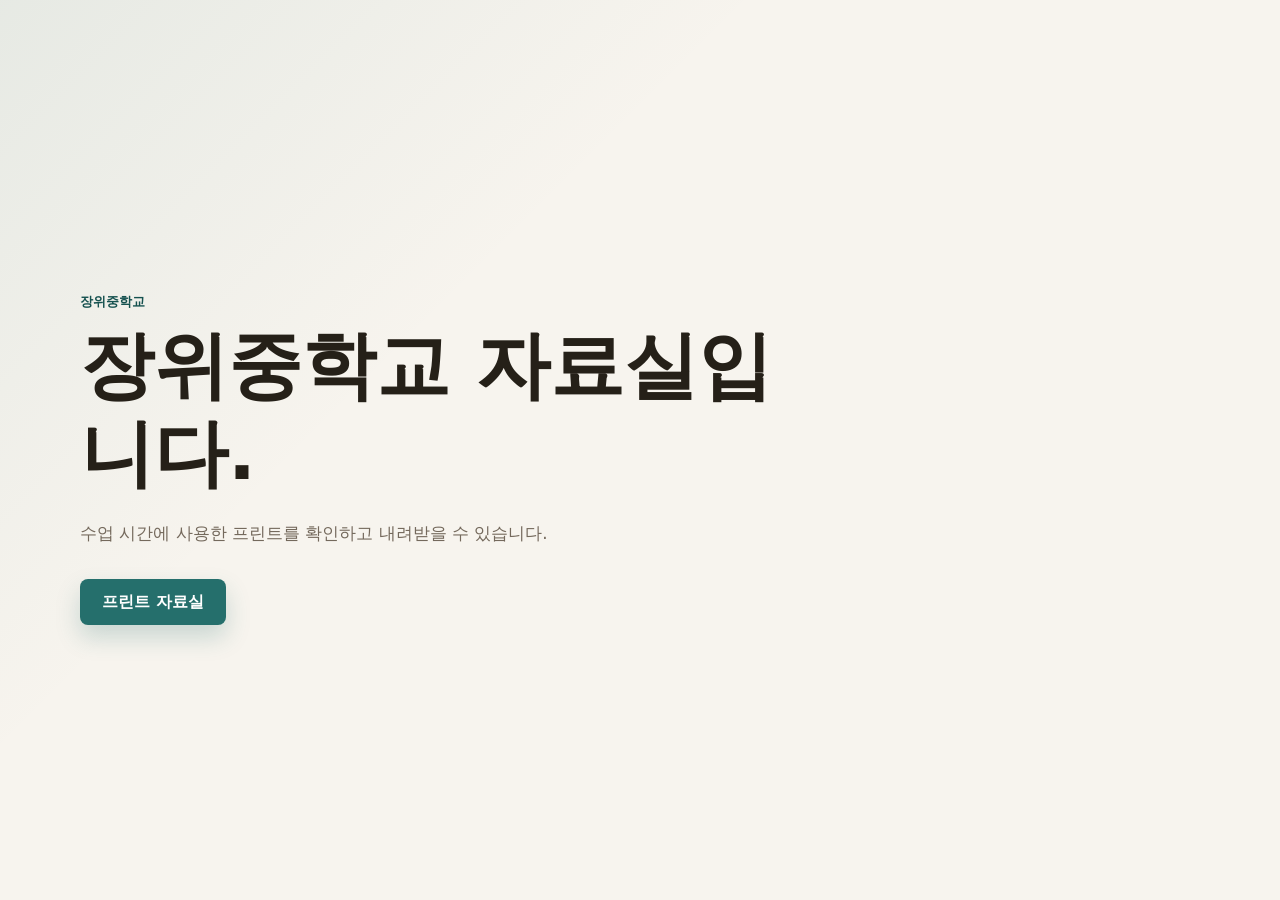
<file: index.html>
<!doctype html>
<html lang="ko">
  <head>
    <meta charset="utf-8">
    <meta name="viewport" content="width=device-width, initial-scale=1">
    <title>장위중학교 자료실</title>
    <link rel="stylesheet" href="styles.css">
  </head>
  <body>
    <main class="home-shell">
      <section class="home-hero" aria-labelledby="home-title">
        <p class="eyebrow">장위중학교</p>
        <h1 id="home-title">장위중학교 자료실입니다.</h1>
        <p class="hero-copy">수업 시간에 사용한 프린트를 확인하고 내려받을 수 있습니다.</p>
        <div class="hero-actions">
          <a class="button primary" href="prints/">프린트 자료실</a>
        </div>
      </section>
    </main>
  </body>
</html>
</file>
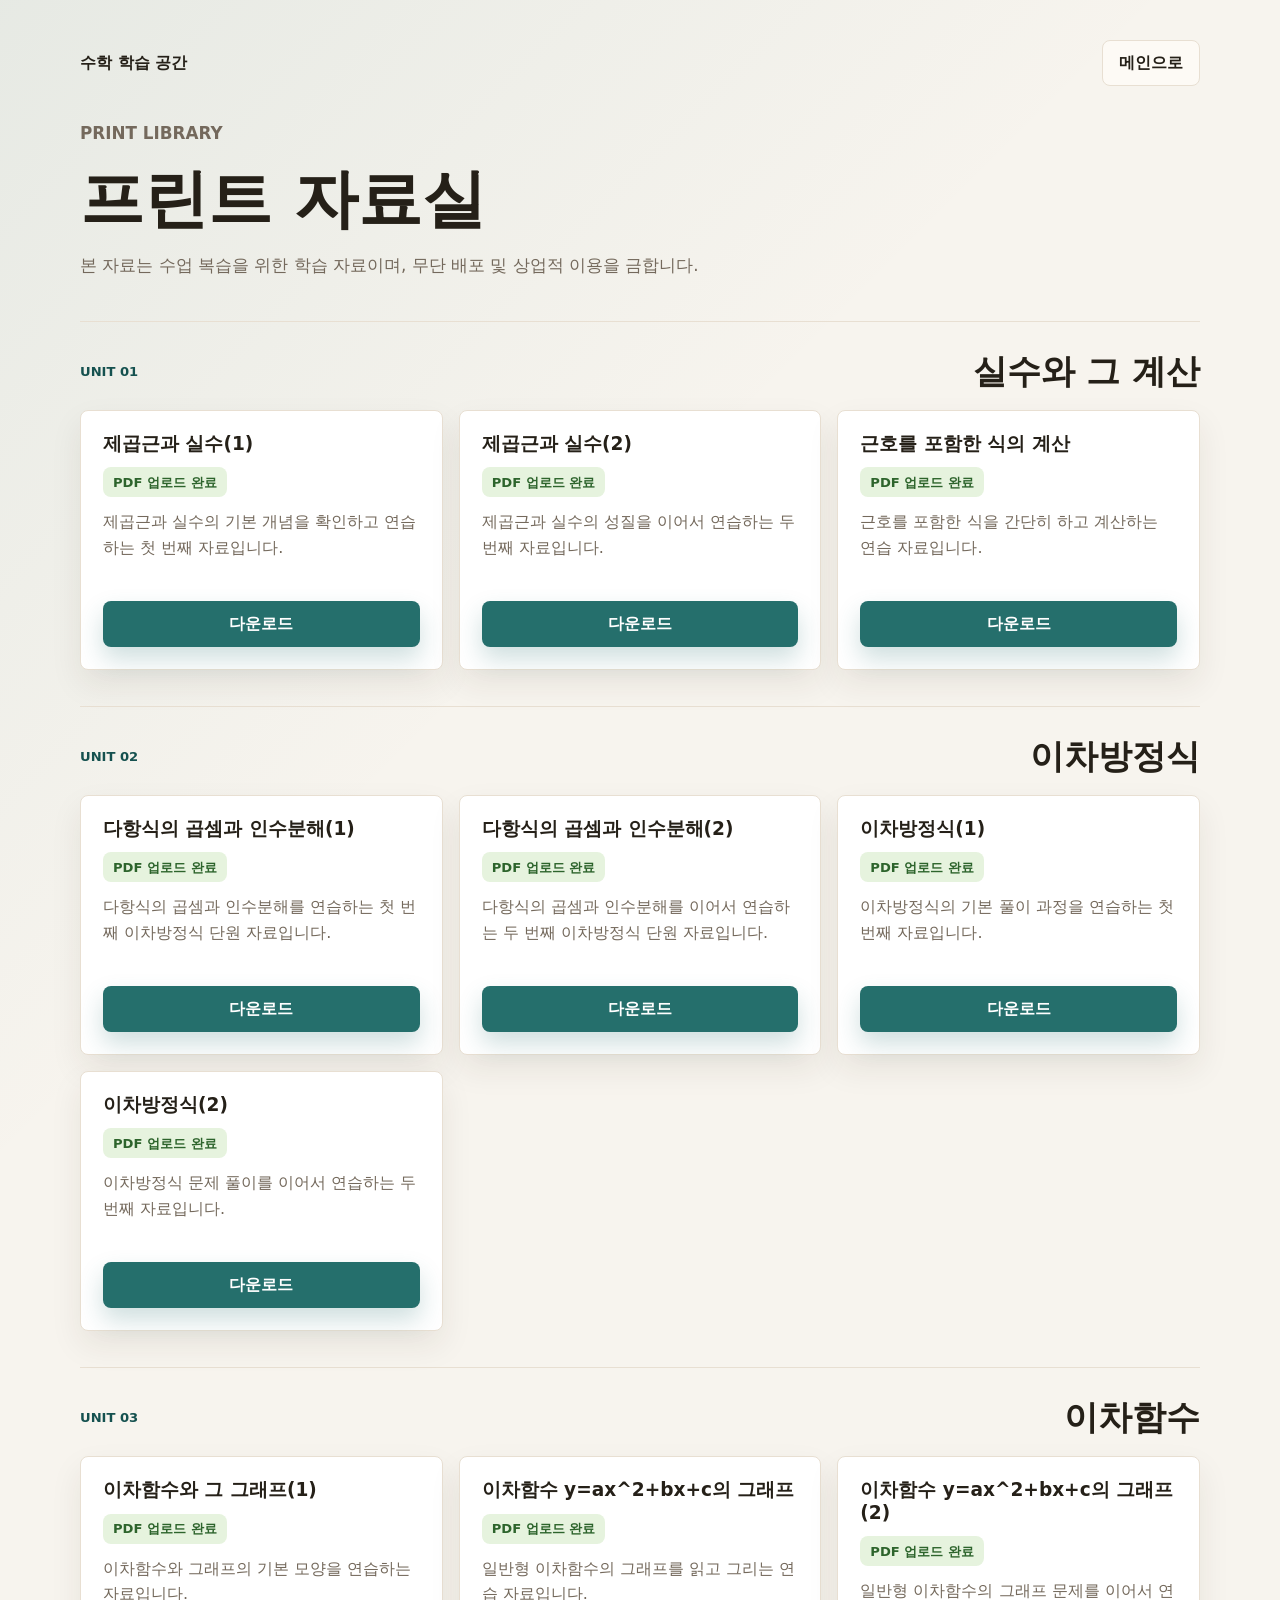
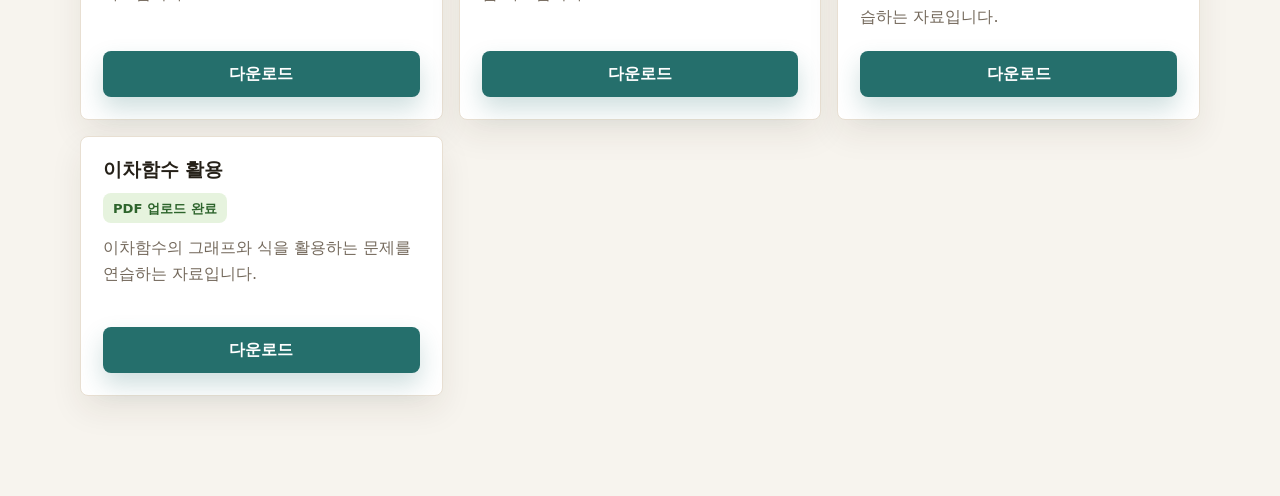
<file: prints/index.html>
<!doctype html>
<html lang="ko">
  <head>
    <meta charset="utf-8">
    <meta name="viewport" content="width=device-width, initial-scale=1">
    <title>프린트 자료실</title>
    <link rel="stylesheet" href="../styles.css">
  </head>
  <body>
    <main class="page-shell">
      <nav class="top-nav" aria-label="주요 메뉴">
        <a class="brand-link" href="../">수학 학습 공간</a>
        <a class="nav-button" href="../">메인으로</a>
      </nav>

      <header class="page-header">
        <p class="eyebrow">Print Library</p>
        <h1>프린트 자료실</h1>
        <p>
          본 자료는 수업 복습을 위한 학습 자료이며, 무단 배포 및 상업적 이용을 금합니다.
        </p>
      </header>

      <section class="print-unit" aria-labelledby="unit-real-number">
        <div class="unit-heading">
          <p class="section-kicker">Unit 01</p>
          <h2 id="unit-real-number">실수와 그 계산</h2>
        </div>
        <div class="print-grid">
          <article class="print-card">
            <div>
              <div class="card-topline">
                <h3>제곱근과 실수(1)</h3>
                <span class="status-badge is-ready">PDF 업로드 완료</span>
              </div>
              <p>제곱근과 실수의 기본 개념을 확인하고 연습하는 첫 번째 자료입니다.</p>
            </div>
            <a class="download-button" href="../files/제곱근과 실수(1).pdf" download>다운로드</a>
          </article>
          <article class="print-card">
            <div>
              <div class="card-topline">
                <h3>제곱근과 실수(2)</h3>
                <span class="status-badge is-ready">PDF 업로드 완료</span>
              </div>
              <p>제곱근과 실수의 성질을 이어서 연습하는 두 번째 자료입니다.</p>
            </div>
            <a class="download-button" href="../files/제곱근과 실수(2).pdf" download>다운로드</a>
          </article>
          <article class="print-card">
            <div>
              <div class="card-topline">
                <h3>근호를 포함한 식의 계산</h3>
                <span class="status-badge is-ready">PDF 업로드 완료</span>
              </div>
              <p>근호를 포함한 식을 간단히 하고 계산하는 연습 자료입니다.</p>
            </div>
            <a class="download-button" href="../files/근호를 포함한 식의 계산.pdf" download>다운로드</a>
          </article>
        </div>
      </section>

      <section class="print-unit" aria-labelledby="unit-quadratic-equation">
        <div class="unit-heading">
          <p class="section-kicker">Unit 02</p>
          <h2 id="unit-quadratic-equation">이차방정식</h2>
        </div>
        <div class="print-grid">
          <article class="print-card">
            <div>
              <div class="card-topline">
                <h3>다항식의 곱셈과 인수분해(1)</h3>
                <span class="status-badge is-ready">PDF 업로드 완료</span>
              </div>
              <p>다항식의 곱셈과 인수분해를 연습하는 첫 번째 이차방정식 단원 자료입니다.</p>
            </div>
            <a class="download-button" href="../files/다항식의 곱셈과 인수분해(1).pdf" download>다운로드</a>
          </article>
          <article class="print-card">
            <div>
              <div class="card-topline">
                <h3>다항식의 곱셈과 인수분해(2)</h3>
                <span class="status-badge is-ready">PDF 업로드 완료</span>
              </div>
              <p>다항식의 곱셈과 인수분해를 이어서 연습하는 두 번째 이차방정식 단원 자료입니다.</p>
            </div>
            <a class="download-button" href="../files/다항식의 곱셈과 인수분해(2).pdf" download>다운로드</a>
          </article>
          <article class="print-card">
            <div>
              <div class="card-topline">
                <h3>이차방정식(1)</h3>
                <span class="status-badge is-ready">PDF 업로드 완료</span>
              </div>
              <p>이차방정식의 기본 풀이 과정을 연습하는 첫 번째 자료입니다.</p>
            </div>
            <a class="download-button" href="../files/이차방정식(1).pdf" download>다운로드</a>
          </article>
          <article class="print-card">
            <div>
              <div class="card-topline">
                <h3>이차방정식(2)</h3>
                <span class="status-badge is-ready">PDF 업로드 완료</span>
              </div>
              <p>이차방정식 문제 풀이를 이어서 연습하는 두 번째 자료입니다.</p>
            </div>
            <a class="download-button" href="../files/이차방정식(2).pdf" download>다운로드</a>
          </article>
        </div>
      </section>

      <section class="print-unit" aria-labelledby="unit-quadratic-function">
        <div class="unit-heading">
          <p class="section-kicker">Unit 03</p>
          <h2 id="unit-quadratic-function">이차함수</h2>
        </div>
        <div class="print-grid">
          <article class="print-card">
            <div>
              <div class="card-topline">
                <h3>이차함수와 그 그래프(1)</h3>
                <span class="status-badge is-ready">PDF 업로드 완료</span>
              </div>
              <p>이차함수와 그래프의 기본 모양을 연습하는 자료입니다.</p>
            </div>
            <a class="download-button" href="../files/이차함수와 그 그래프(1).pdf" download>다운로드</a>
          </article>
          <article class="print-card">
            <div>
              <div class="card-topline">
                <h3>이차함수 y=ax^2+bx+c의 그래프</h3>
                <span class="status-badge is-ready">PDF 업로드 완료</span>
              </div>
              <p>일반형 이차함수의 그래프를 읽고 그리는 연습 자료입니다.</p>
            </div>
            <a class="download-button" href="../files/이차함수 y=ax^2+bx+c의 그래프.pdf" download>다운로드</a>
          </article>
          <article class="print-card">
            <div>
              <div class="card-topline">
                <h3>이차함수 y=ax^2+bx+c의 그래프(2)</h3>
                <span class="status-badge is-ready">PDF 업로드 완료</span>
              </div>
              <p>일반형 이차함수의 그래프 문제를 이어서 연습하는 자료입니다.</p>
            </div>
            <a class="download-button" href="../files/이차함수 y=ax^2+bx+c의 그래프(2).pdf" download>다운로드</a>
          </article>
          <article class="print-card">
            <div>
              <div class="card-topline">
                <h3>이차함수 활용</h3>
                <span class="status-badge is-ready">PDF 업로드 완료</span>
              </div>
              <p>이차함수의 그래프와 식을 활용하는 문제를 연습하는 자료입니다.</p>
            </div>
            <a class="download-button" href="../files/이차함수 활용.pdf" download>다운로드</a>
          </article>
        </div>
      </section>
    </main>
  </body>
</html>
</file>
<file: styles.css>
:root {
  color-scheme: light;
  --bg: #f7f4ee;
  --surface: #fffdf8;
  --surface-strong: #ffffff;
  --ink: #252018;
  --muted: #74695c;
  --line: #e8dfd2;
  --accent: #256f6c;
  --accent-dark: #15514f;
  --accent-soft: #d8ece8;
  --warm: #c96f38;
  --shadow: 0 18px 45px rgba(57, 42, 26, 0.12);
}

* {
  box-sizing: border-box;
}

body {
  margin: 0;
  min-height: 100vh;
  background:
    linear-gradient(135deg, rgba(37, 111, 108, 0.08), transparent 35%),
    var(--bg);
  color: var(--ink);
  font-family: "Pretendard", "Apple SD Gothic Neo", "Malgun Gothic", system-ui, sans-serif;
  line-height: 1.6;
}

a {
  color: inherit;
  text-decoration: none;
}

.home-shell,
.page-shell {
  width: min(1120px, calc(100% - 32px));
  margin: 0 auto;
}

.home-shell {
  display: grid;
  gap: 36px;
  min-height: 100vh;
  padding: 72px 0 56px;
  align-content: center;
}

.home-hero {
  max-width: 820px;
}

.eyebrow,
.section-kicker {
  margin: 0 0 10px;
  color: var(--accent-dark);
  font-size: 0.82rem;
  font-weight: 800;
  letter-spacing: 0;
  text-transform: uppercase;
}

h1,
h2,
h3,
p {
  overflow-wrap: anywhere;
}

h1,
h2,
h3 {
  margin: 0;
  line-height: 1.2;
}

.home-hero h1 {
  max-width: 760px;
  font-size: clamp(2.4rem, 7vw, 4.6rem);
}

.hero-copy,
.page-header p,
.notice-band p {
  color: var(--muted);
  font-size: 1.05rem;
}

.hero-copy {
  max-width: 620px;
  margin: 22px 0 0;
}

.hero-actions {
  display: flex;
  flex-wrap: wrap;
  gap: 12px;
  margin-top: 32px;
}

.button,
.nav-button,
.download-button {
  display: inline-flex;
  min-height: 46px;
  align-items: center;
  justify-content: center;
  border-radius: 8px;
  font-weight: 800;
  transition: transform 160ms ease, box-shadow 160ms ease, background-color 160ms ease;
}

.button {
  padding: 0 22px;
}

.button:hover,
.nav-button:hover,
.download-button:hover {
  transform: translateY(-2px);
}

.primary,
.download-button {
  background: var(--accent);
  color: white;
  box-shadow: 0 12px 24px rgba(37, 111, 108, 0.22);
}

.primary:hover,
.download-button:hover {
  background: var(--accent-dark);
}

.download-button.is-disabled,
.download-button.is-disabled:hover {
  background: #d8d1c6;
  color: #63594d;
  box-shadow: none;
  cursor: not-allowed;
  transform: none;
}

.secondary,
.nav-button {
  border: 1px solid var(--line);
  background: rgba(255, 253, 248, 0.72);
  color: var(--ink);
}

.notice-band {
  display: grid;
  grid-template-columns: minmax(220px, 0.9fr) minmax(260px, 1.1fr);
  gap: 24px;
  padding: 28px;
  border: 1px solid var(--line);
  border-radius: 8px;
  background: rgba(255, 253, 248, 0.78);
  box-shadow: var(--shadow);
}

.notice-band h2 {
  font-size: clamp(1.35rem, 4vw, 2rem);
}

.notice-band p {
  margin: 0;
}

.page-shell {
  padding: 28px 0 64px;
}

.top-nav {
  display: flex;
  align-items: center;
  justify-content: space-between;
  gap: 16px;
  padding: 12px 0 34px;
}

.brand-link {
  font-size: 1rem;
  font-weight: 900;
}

.nav-button {
  min-width: 96px;
  padding: 0 16px;
}

.page-header {
  display: grid;
  gap: 14px;
  max-width: 780px;
  margin-bottom: 42px;
}

.page-header h1 {
  font-size: clamp(2.2rem, 7vw, 4rem);
}

.page-header p {
  margin: 0;
}

.print-unit {
  padding: 30px 0 36px;
  border-top: 1px solid var(--line);
}

.unit-heading {
  display: flex;
  align-items: end;
  justify-content: space-between;
  gap: 20px;
  margin-bottom: 18px;
}

.unit-heading h2 {
  font-size: clamp(1.45rem, 4vw, 2.1rem);
}

.print-grid {
  display: grid;
  grid-template-columns: repeat(3, minmax(0, 1fr));
  gap: 16px;
}

.print-card {
  display: flex;
  min-height: 260px;
  flex-direction: column;
  justify-content: space-between;
  gap: 22px;
  padding: 22px;
  border: 1px solid var(--line);
  border-radius: 8px;
  background: var(--surface-strong);
  box-shadow: 0 14px 32px rgba(57, 42, 26, 0.08);
}

.print-card h3 {
  font-size: 1.16rem;
}

.card-topline {
  display: grid;
  gap: 12px;
}

.status-badge {
  display: inline-flex;
  width: fit-content;
  min-height: 30px;
  align-items: center;
  border-radius: 8px;
  padding: 0 10px;
  background: var(--accent-soft);
  color: var(--accent-dark);
  font-size: 0.82rem;
  font-weight: 800;
}

.status-badge.is-ready {
  background: #e6f3de;
  color: #2d642c;
}

.print-card p {
  margin: 12px 0 0;
  color: var(--muted);
}

.download-button {
  width: 100%;
  padding: 0 16px;
}

@media (max-width: 820px) {
  .home-shell {
    padding-top: 44px;
  }

  .notice-band {
    grid-template-columns: 1fr;
  }

  .print-grid {
    grid-template-columns: repeat(2, minmax(0, 1fr));
  }
}

@media (max-width: 560px) {
  .home-shell,
  .page-shell {
    width: min(100% - 24px, 1120px);
  }

  .home-hero h1,
  .page-header h1 {
    font-size: 2.25rem;
  }

  .hero-actions,
  .top-nav,
  .unit-heading {
    align-items: stretch;
    flex-direction: column;
  }

  .button,
  .nav-button {
    width: 100%;
  }

  .print-grid {
    grid-template-columns: 1fr;
  }

  .print-card {
    min-height: 220px;
  }
}
</file>
